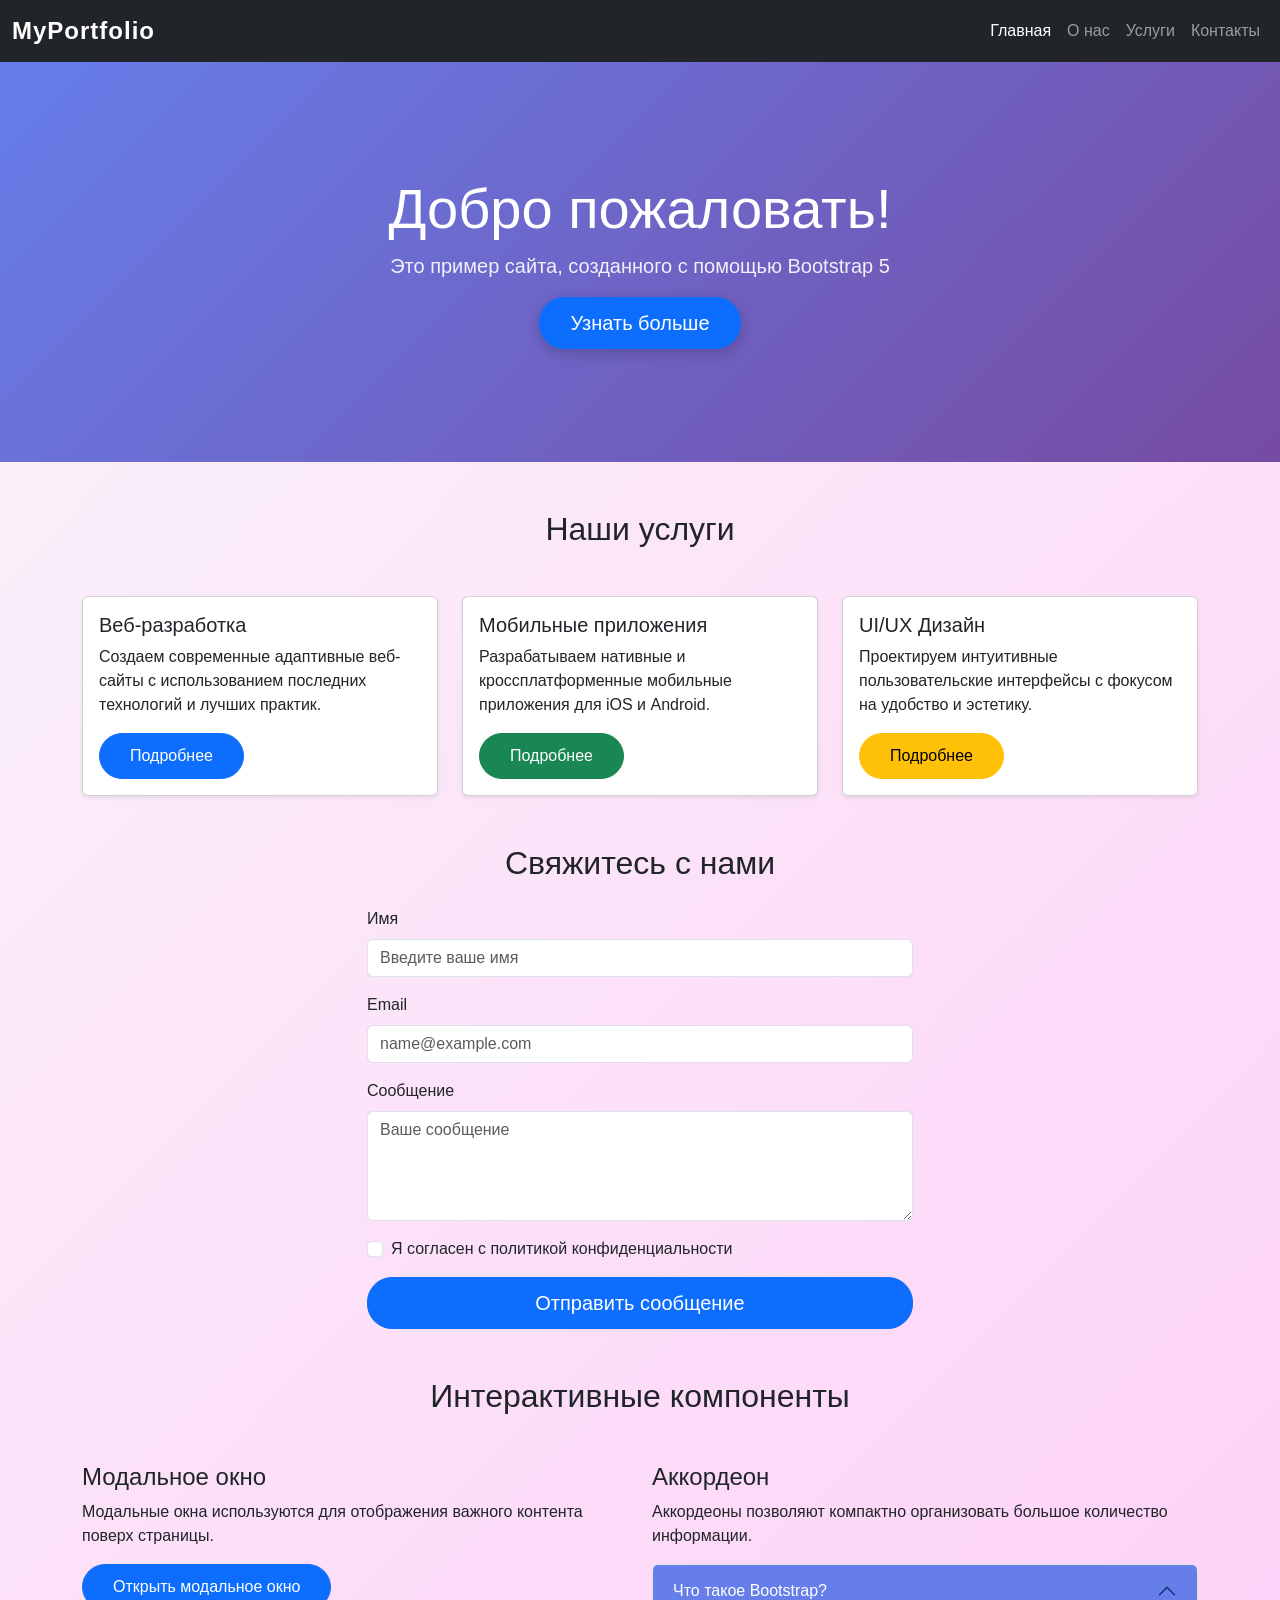
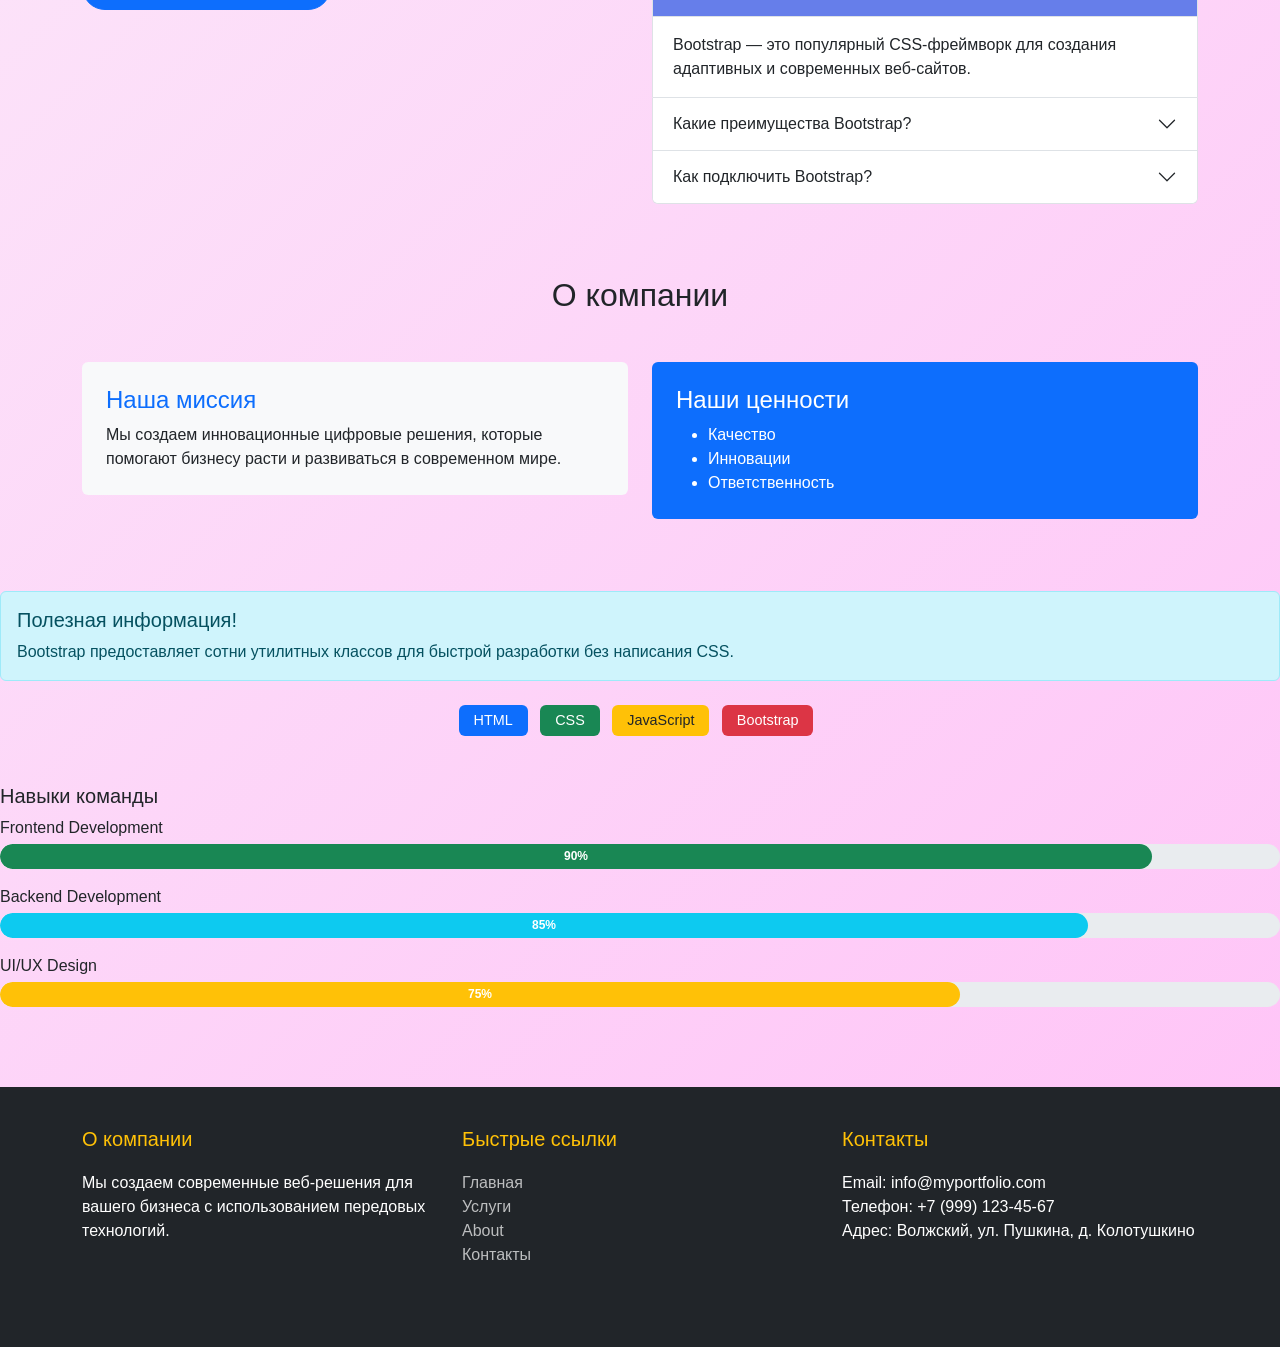
<file: index.html>
<!DOCTYPE html>
<html lang="ru">
<head>
    <meta charset="UTF-8">
    <meta name="viewport" content="width=device-width, initial-scale=1.0">
    <title>Bootstrap Lab - Tekutova</title>
    <link 
        href="https://cdn.jsdelivr.net/npm/bootstrap@5.3.8/dist/css/bootstrap.min.css" 
        rel="stylesheet" 
        integrity="sha384-sRIl4kxILFvY47J16cr9ZwB07vP4J8+LH7qKQnuqkuIAvNWLzeN8tE5YBujZqJLB" 
        crossorigin="anonymous">
    <link rel="stylesheet" href="custom.css">
</head>
<body>
    <!-- Навигационная панель -->
<nav class="navbar navbar-expand-lg navbar-dark bg-dark">
<div class="container-fluid">
<a class="navbar-brand" href="#">MyPortfolio</a>
<!-- Кнопка для мобильного меню -->
<button
class="navbar-toggler"
type="button"
data-bs-toggle="collapse"
data-bs-target="#navbarNav"
aria-controls="navbarNav"
aria-expanded="false"
aria-label="Toggle navigation"
>
<span class="navbar-toggler-icon"></span>
</button>
<!-- Пункты меню -->
<div class="collapse navbar-collapse" id="navbarNav">
<ul class="navbar-nav ms-auto">
<li class="nav-item">
<a class="nav-link active" href="#home">Главная</a>
</li>
<li class="nav-item">
<a class="nav-link" href="#about">О нас</a>
</li>
<li class="nav-item">
<a class="nav-link" href="#services">Услуги</a>
</li>
<li class="nav-item">
<a class="nav-link" href="#contact">Контакты</a>
</li>
</ul>
</div>
</div>
</nav>
<!-- Hero секция -->
<div class="container-fluid bg-light py-5" id="home">
<div class="container text-center">
<h1 class="display-4">Добро пожаловать!</h1>
<p class="lead">Это пример сайта, созданного с помощью Bootstrap 5</p>
<button class="btn btn-primary btn-lg">Узнать больше</button>
</div>
</div>
<!-- Секция с карточками -->
<div class="container my-5" id="services">
<h2 class="text-center mb-5">Наши услуги</h2>
<div class="row g-4">
<!-- Карточка 1 -->
<div class="col-12 col-md-6 col-lg-4">
<div class="card h-100 shadow-sm">
<div class="card-body">
<h5 class="card-title">Веб-разработка</h5>
<p class="card-text">
Создаем современные адаптивные веб-сайты с использованием
последних технологий и лучших практик.
</p>
<a href="#" class="btn btn-primary">Подробнее</a>
</div>
</div>
</div>
<!-- Карточка 2 -->
<div class="col-12 col-md-6 col-lg-4">
<div class="card h-100 shadow-sm">
<div class="card-body">
<h5 class="card-title">Мобильные приложения</h5>
<p class="card-text">
Разрабатываем нативные и кроссплатформенные мобильные приложения
для iOS и Android.
</p>
<a href="#" class="btn btn-success">Подробнее</a>
</div>
</div>
</div>
<!-- Карточка 3 -->
<div class="col-12 col-md-6 col-lg-4">
<div class="card h-100 shadow-sm">
<div class="card-body">
<h5 class="card-title">UI/UX Дизайн</h5>
<p class="card-text">
Проектируем интуитивные пользовательские интерфейсы с фокусом на
удобство и эстетику.
</p>
<a href="#" class="btn btn-warning">Подробнее</a>
</div>
</div>
</div>
</div>
</div>
<!-- Секция с формой -->
<div class="container my-5" id="contact">
<div class="row justify-content-center">
<div class="col-lg-6">
<h2 class="text-center mb-4">Свяжитесь с нами</h2>
<form id="contactForm" class="needs-validation" novalidate>
<!-- Имя -->
<div class="mb-3">
<label for="name" class="form-label">Имя</label>
<input
type="text"
class="form-control"
id="name"
placeholder="Введите ваше имя"
required
/>
<div class="invalid-feedback">Пожалуйста, введите ваше имя</div>
</div>
<!-- Email -->
<div class="mb-3">
<label for="email" class="form-label">Email</label>
<input
type="email"
class="form-control"
id="email"
placeholder="name@example.com"
required
/>
<div class="invalid-feedback">
Пожалуйста, введите корректный email
</div>
</div>
<!-- Сообщение -->
<div class="mb-3">
<label for="message" class="form-label">Сообщение</label>
<textarea
class="form-control"
id="message"
rows="4"
placeholder="Ваше сообщение"
required
></textarea>
<div class="invalid-feedback">Пожалуйста, введите сообщение</div>
</div>
<!-- Checkbox -->
<div class="mb-3 form-check">
<input
type="checkbox"
class="form-check-input"
id="agree"
required
/>
<label class="form-check-label" for="agree">
Я согласен с политикой конфиденциальности
</label>
<div class="invalid-feedback">
Вы должны согласиться с условиями
</div>
</div>
<!-- Кнопка отправки -->
<div class="d-grid">
<button type="submit" class="btn btn-primary btn-lg">
Отправить сообщение
</button>
</div>
</form>
</div>
</div>
</div>
<!-- Секция с модальным окном и аккордеоном -->
<div class="container my-5">
    <h2 class="text-center mb-5">Интерактивные компоненты</h2>
    <div class="row">
        <!-- Модальное окно -->
        <div class="col-md-6 mb-4">
            <h4>Модальное окно</h4>
            <p>
                Модальные окна используются для отображения важного контента поверх страницы.
            </p>
            <!-- Кнопка открытия модального окна -->
            <button type="button" class="btn btn-primary" data-bs-toggle="modal" data-bs-target="#exampleModal">
                Открыть модальное окно
            </button>
            
            <!-- Само модальное окно -->
            <div class="modal fade" id="exampleModal" tabindex="-1" aria-labelledby="exampleModalLabel" aria-hidden="true">
                <div class="modal-dialog modal-dialog-centered">
                    <div class="modal-content">
                        <div class="modal-header">
                            <h5 class="modal-title" id="exampleModalLabel">
                                Добро пожаловать!
                            </h5>
                            <button type="button" class="btn-close" data-bs-dismiss="modal" aria-label="Close"></button>
                        </div>
                        <div class="modal-body">
                            Это пример модального окна Bootstrap. Здесь может быть любой контент: текст, формы, изображения.
                        </div>
                        <div class="modal-footer">
                            <button type="button" class="btn btn-secondary" data-bs-dismiss="modal">
                                Закрыть
                            </button>
                        </div>
                    </div>
                </div>
            </div>
        </div>
        
        <!-- Аккордеон -->
        <div class="col-md-6 mb-4">
            <h4>Аккордеон</h4>
            <p>
                Аккордеоны позволяют компактно организовать большое количество информации.
            </p>
            <div class="accordion" id="accordionExample">
                <!-- Элемент 1 -->
                <div class="accordion-item">
                    <h2 class="accordion-header" id="headingOne">
                        <button
                            class="accordion-button"
                            type="button"
                            data-bs-toggle="collapse"
                            data-bs-target="#collapseOne"
                            aria-expanded="true"
                            aria-controls="collapseOne"
                        >
                            Что такое Bootstrap?
                        </button>
                    </h2>
                    <div
                        id="collapseOne"
                        class="accordion-collapse collapse show"
                        aria-labelledby="headingOne"
                        data-bs-parent="#accordionExample"
                    >
                        <div class="accordion-body">
                            Bootstrap — это популярный CSS-фреймворк для создания адаптивных и современных веб-сайтов.
                        </div>
                    </div>
                </div>
                <!-- Элемент 2 -->
                <div class="accordion-item">
                    <h2 class="accordion-header" id="headingTwo">
                        <button
                            class="accordion-button collapsed"
                            type="button"
                            data-bs-toggle="collapse"
                            data-bs-target="#collapseTwo"
                            aria-expanded="false"
                            aria-controls="collapseTwo"
                        >
                            Какие преимущества Bootstrap?
                        </button>
                    </h2>
                    <div
                        id="collapseTwo"
                        class="accordion-collapse collapse"
                        aria-labelledby="headingTwo"
                        data-bs-parent="#accordionExample"
                    >
                        <div class="accordion-body">
                            Быстрая разработка, готовые компоненты, адаптивность,
                            кроссбраузерность и большое сообщество разработчиков.
                        </div>
                    </div>
                </div>
                <!-- Элемент 3 -->
                <div class="accordion-item">
                    <h2 class="accordion-header" id="headingThree">
                        <button
                            class="accordion-button collapsed"
                            type="button"
                            data-bs-toggle="collapse"
                            data-bs-target="#collapseThree"
                            aria-expanded="false"
                            aria-controls="collapseThree"
                        >
                            Как подключить Bootstrap?
                        </button>
                    </h2>
                    <div
                        id="collapseThree"
                        class="accordion-collapse collapse"
                        aria-labelledby="headingThree"
                        data-bs-parent="#accordionExample"
                    >
                        <div class="accordion-body">
                            Bootstrap можно подключить через CDN (быстро) или установить локально через npm (для продакшн-проектов).
                        </div>
                    </div>
                </div>
            </div>
        </div>
    </div>
</div>
<!-- Секция утилитных классов -->
<div class="container my-5" id="about">
    <h2 class="text-center mb-5">О компании</h2>
    <!-- Отступы и выравнивание -->
    <div class="row">
        <div class="col-md-6 mb-4">
            <div class="p-4 bg-light rounded">
                <h4 class="text-primary">Наша миссия</h4>
                <p class="mb-0">
                    Мы создаем инновационные цифровые решения, которые помогают бизнесу расти и развиваться в современном мире.
                </p>
            </div>
        </div>
        <div class="col-md-6 mb-4">
            <div class="p-4 bg-primary text-white rounded">
                <h4>Наши ценности</h4>
                <ul class="mb-0">
                    <li>Качество</li>
                    <li>Инновации</li>
                    <li>Ответственность</li>
                </ul>
            </div>
        </div>
    </div>
</div>
<!-- Примеры утилитных классов -->
<div class="alert alert-info mt-4" role="alert">
    <h5 class="alert-heading">Полезная информация!</h5>
    <p class="mb-0">
        Bootstrap предоставляет сотни утилитных классов для быстрой разработки
        без написания CSS.
    </p>
</div>
<!-- Бейджи и кнопки -->
<div class="text-center mt-4">
    <span class="badge bg-primary me-2">HTML</span>
    <span class="badge bg-success me-2">CSS</span>
    <span class="badge bg-warning text-dark me-2">JavaScript</span>
    <span class="badge bg-danger me-2">Bootstrap</span>
</div>
<!-- Прогресс-бары -->
<div class="mt-5">
    <h5>Навыки команды</h5>
    <div class="mb-3">
        <label class="mb-1">Frontend Development</label>
        <div class="progress">
            <div class="progress-bar bg-success" role="progressbar" style="width: 90%" aria-valuenow="90" aria-valuemin="0" aria-valuemax="100">
                90%
            </div>
        </div>
    </div>
    <div class="mb-3">
        <label class="mb-1">Backend Development</label>
        <div class="progress">
            <div class="progress-bar bg-info" role="progressbar" style="width: 85%" aria-valuenow="85" aria-valuemin="0" aria-valuemax="100">
                85%
            </div>
        </div>
    </div>
    <div class="mb-3">
        <label class="mb-1">UI/UX Design</label>
        <div class="progress">
            <div class="progress-bar bg-warning" role="progressbar" style="width: 75%" aria-valuenow="75" aria-valuemin="0" aria-valuemax="100">
                75%
            </div>
        </div>
    </div>
</div>
    <script src="https://cdn.jsdelivr.net/npm/bootstrap@5.3.8/dist/js/bootstrap.bundle.min.js" integrity="sha384-
FKyoEForCGlyvwx9Hj09JcYn3nv7wiPVlz7YYwJrWVcXK/BmnVDxM+D2scQbITxI" crossorigin="anonymous"></script>
<script>
// Валидация формы Bootstrap
(function () {
"use strict";
const form = document.getElementById("contactForm");
form.addEventListener(
"submit",
function (event) {
if (!form.checkValidity()) {
event.preventDefault();
event.stopPropagation();
} else {
event.preventDefault();
alert("Форма успешно отправлена!");
form.reset();
form.classList.remove("was-validated");
}
form.classList.add("was-validated");
},
false
);
})();
</script>
<!-- Футер -->
<footer>
    <div class="container">
        <div class="row">
            <div class="col-md-4 mb-4">
                <h5>О компании</h5>
                <p>
                    Мы создаем современные веб-решения для вашего бизнеса с использованием передовых технологий.
                </p>
            </div>
            <div class="col-md-4 mb-4">
                <h5>Быстрые ссылки</h5>
                <ul class="list-unstyled">
                    <li><a href="#">Главная</a></li>
                    <li><a href="#">Услуги</a></li>
                    <li><a href="#">About</a></li>
                    <li><a href="#">Контакты</a></li>
                </ul>
            </div>
            <div class="col-md-4 mb-4">
                <h5>Контакты</h5>
                <ul class="list-unstyled">
                    <li>Email: info@myportfolio.com</li>
                    <li>Телефон: +7 (999) 123-45-67</li>
                    <li>Адрес: Волжский, ул. Пушкина, д. Колотушкино</li>
                </ul>
            </div>
        </div>
    </div>
</footer>
</body>
</html>
</body>
</html>
</file>
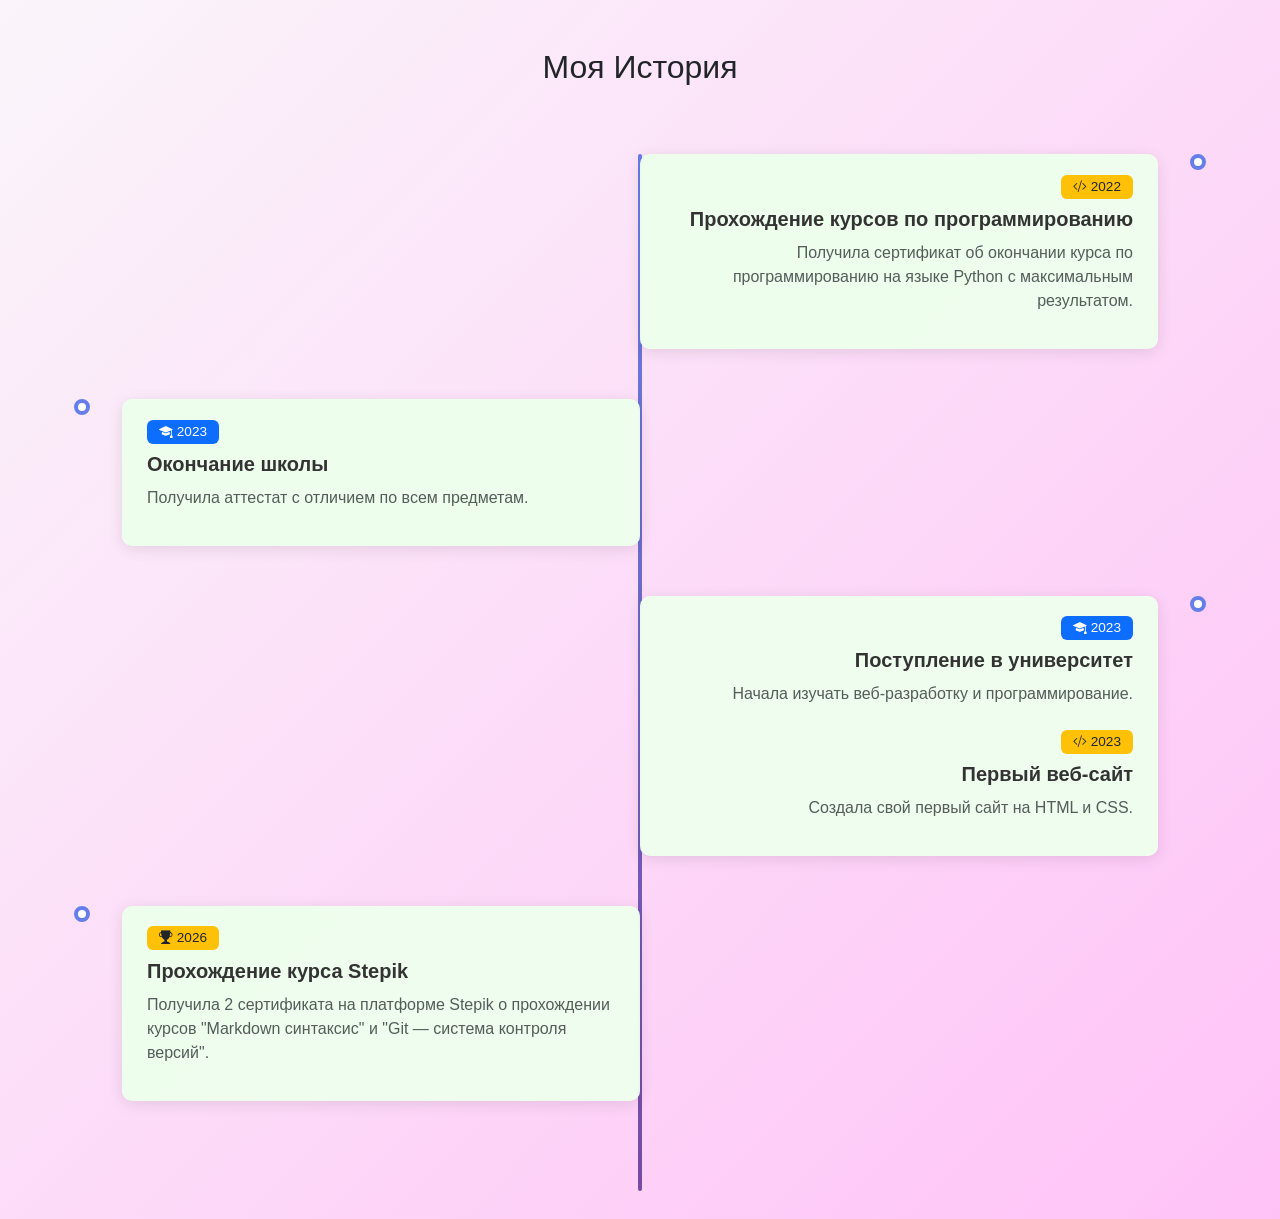
<file: timeline.html>
<!doctype html>
<html lang="ru">
  <head>
    <meta charset="UTF-8" />
    <meta name="viewport" content="width=device-width, initial-scale=1.0" />
    <title>Bootstrap Lab - Tekutova</title>
    <link
      href="https://cdn.jsdelivr.net/npm/bootstrap@5.3.8/dist/css/bootstrap.min.css"
      rel="stylesheet"
      integrity="sha384-sRIl4kxILFvY47J16cr9ZwB07vP4J8+LH7qKQnuqkuIAvNWLzeN8tE5YBujZqJLB"
      crossorigin="anonymous"
    />
    <link
      rel="stylesheet"
      href="https://cdn.jsdelivr.net/npm/bootstrap-icons@1.11.3/font/bootstrap-icons.min.css"
    />
    <link rel="stylesheet" href="custom.css" />
  </head>
  <body>
    <div class="container my-5">
      <h2 class="text-center mb-5">Моя История</h2>
      <!-- Временная шкала -->
      <div class="timeline">
        <!-- Событие 1 (справа) - Программирование (Достижение) -->
        <div class="timeline-item">
          <div class="timeline-content">
            <span class="badge bg-warning text-dark mb-2">
              <i class="bi bi-code-slash"></i> 2022
            </span>
            <h5>Прохождение курсов по программированию</h5>
            <p class="text-muted">
              Получила сертификат об окончании курса по программированию на языке Python с максимальным результатом.
            </p>
          </div>
        </div>
        
        <!-- Событие 2 (слева) - Окончание школы (Образование) -->
        <div class="timeline-item timeline-item-left">
          <div class="timeline-content">
            <span class="badge bg-primary mb-2">
              <i class="bi bi-mortarboard-fill"></i> 2023
            </span>
            <h5>Окончание школы</h5>
            <p class="text-muted">
              Получила аттестат с отличием по всем предметам.
            </p>
          </div>
        </div>
        
        <!-- Событие 3 (справа) - Поступление в университет (Образование) и первый сайт (Достижение) -->
        <div class="timeline-item">
          <div class="timeline-content">
            <span class="badge bg-primary mb-2">
              <i class="bi bi-mortarboard-fill"></i> 2023
            </span>
            <h5>Поступление в университет</h5>
            <p class="text-muted">
              Начала изучать веб-разработку и программирование.
            </p>
            <span class="badge bg-warning text-dark mb-2 mt-2">
              <i class="bi bi-code-slash"></i> 2023
            </span>
            <h5>Первый веб-сайт</h5>
            <p class="text-muted">
              Создала свой первый сайт на HTML и CSS.
            </p>
          </div>
        </div>
        
        <!-- Событие 4 (слева) - Курсы Stepik (Достижение) -->
        <div class="timeline-item timeline-item-left">
          <div class="timeline-content">
            <span class="badge bg-warning text-dark mb-2">
              <i class="bi bi-trophy-fill"></i> 2026
            </span>
            <h5>Прохождение курса Stepik</h5>
            <p class="text-muted">
              Получила 2 сертификата на платформе Stepik о прохождении курсов "Markdown синтаксис" и "Git — система контроля версий".
            </p>
          </div>
        </div>
      </div>
    </div>
  </body>
</html>
</file>
<file: custom.css>
.card {
    transition: transform 0.3s ease;
}
.card:hover {
    transform: scale(1.05);
}
/* Общие стили */
body {
    font-family: "Segoe UI", Tahoma, Geneva, Verdana, sans-serif;
}

/* Кастомные цвета для навбара */
.navbar-brand {
    font-weight: bold;
    font-size: 1.5rem;
    letter-spacing: 1px;
}

.navbar-dark .navbar-nav .nav-link:hover {
    color: #ffc107 !important;
    transition: color 0.3s ease;
}

/* Улучшение Hero-секции */
#home {
    background: linear-gradient(135deg, #667eea 0%, #764ba2 100%);
    color: white;
    min-height: 400px;
    display: flex;
    align-items: center;
}

#home h1 {
    color: white;
}

#home .lead {
    color: rgba(255, 255, 255, 0.9);
}

#home .btn {
    box-shadow: 0 4px 15px rgba(0, 0, 0, 0.2);
    transition: transform 0.3s ease;
}

#home .btn:hover {
    transform: translateY(-3px);
    box-shadow: 0 6px 20px rgba(0, 0, 0, 0.3);
}

/* Анимация для карточек */
.card {
    transition: transform 0.3s ease, box-shadow 0.3s ease;
}

.card:hover {
    transform: translateY(-10px);
    box-shadow: 0 10px 30px rgba(0, 0, 0, 0.15) !important;
}

/* Стилизация кнопок */
.btn {
    border-radius: 25px;
    padding: 10px 30px;
    font-weight: 500;
    transition: all 0.3s ease;
}

/* Улучшение формы */
.form-control.focus {
    border-color: #667eea;
    box-shadow: 0 0 0 0.2rem rgba(102, 126, 234, 0.25);
}

/* Анимация для бейджей */
.badge {
    padding: 8px 15px;
    font-size: 0.9rem;
    font-weight: 500;
    transition: transform 0.2s ease;
}
.badge:hover {
    transform: scale(1.1);
    cursor: pointer;
}
/* Стилизация прогресса-баров */
.progress {
    height: 25px;
    border-radius: 15px;
    background-color: #e9ecef;
}
.progress-bar {
    border-radius: 15px;
    font-weight: bold;
    line-height: 25px;
}
/* Улучшение аккордеона */
.accordion-button:not(.collapsed) {
    background-color: #667eea;
    color: white;
}
.accordion-button:focus {
    box-shadow: none;
    border-color: #667eea;
}
/* Футер */
footer {
    background-color: #212529;
    color: white;
    padding: 40px 0;
    margin-top: 80px;
}
footer h5 {
    color: #ffc107;
    margin-bottom: 20px;
}
footer a {
    color: rgba(255, 255, 255, 0.7);
    text-decoration: none;
    transition: color 0.3s ease;
}
footer a:hover {
    color: #ffc107;
}
/* Адаптивность */
@media (max-width: 768px) {
    #home {
        min-height: 300px;
    }
    #home h1 {
        font-size: 2rem;
    }
    .card {
        margin-bottom: 20px;
    }
}
/* ВРЕМЕННАЯ ШКАЛА */
.timeline {
 position: relative;
 padding: 20px 0;
}
/* Центральная линия */
.timeline::before {
 content: '';
 position: absolute;
 left: 50%;
 transform: translateX(-50%);
 width: 4px;
 height: 100%;
 background: linear-gradient(180deg, #667eea 0%, #764ba2 100%);
 border-radius: 2px;
}
/* Контейнер события */
.timeline-item {
 position: relative;
 margin-bottom: 50px;
 width: 50%;
 padding-right: 40px;
 text-align: right;
 /* TODO: Добавьте margin-left: 50%; для правых элементов */
}
.timeline-item {
 margin-left: 50%;
}
/* Левые элементы */
.timeline-item-left {
 margin-left: 0 !important;
 padding-right: 0;
 padding-left: 40px;
 text-align: left;
}

/* Круглые точки на линии */
.timeline-item::before {
 content: '';
 position: absolute;
 right: -8px;
 top: 0;
 width: 16px;
 height: 16px;
 background: white;
 border: 4px solid #667eea;
 border-radius: 50%;
 z-index: 1;
 /* TODO: Добавьте transition: transform 0.3s ease; */
 transition: transform 0.3s ease;
}
/* Точки для левых элементов */
.timeline-item-left::before {
 right: auto;
 left: -8px;
}
/* Увеличение точки при наведении */
.timeline-item:hover::before {
 transform: scale(1.5);
 background: #667eea;
}

/* Карточка с контентом */
.timeline-content {
 background: white;
 padding: 20px 25px;
 border-radius: 10px;
 box-shadow: 0 3px 15px rgba(0, 0, 0, 0.1);
 transition: all 0.3s ease;
}
.timeline-content:hover {
 /* TODO: Добавьте transform: translateY(-5px); */
 transform: translateY(-5px);
 box-shadow: 0 8px 25px rgba(0, 0, 0, 0.15);
}
.timeline-content h5 {
 color: #333;
 margin-bottom: 10px;
 font-weight: 600;
}
.timeline-content .badge {
 font-size: 0.85rem;
 padding: 5px 12px;
}

/* Мобильная версия */
@media (max-width: 768px) {
 /* Линия слева */
 .timeline::before {
 left: 20px;
 }
 /* Все элементы слева */
 .timeline-item,
 .timeline-item-left {
 width: 100%;
 margin-left: 0 !important;
 padding-left: 60px;
 padding-right: 0;
 text-align: left;
 }
 /* Точки слева */
 .timeline-item::before,
 .timeline-item-left::before {
 left: 12px;
 right: auto;
 }
}
body {
 background: linear-gradient(135deg, #faf5fa 0%, #ffc2f7 100%);
 min-height: 100vh;
}
.timeline-content {
 background: rgba(238, 255, 236, 0.95);
 backdrop-filter: blur(10px);
}
@keyframes pulse {
 0%, 100% { box-shadow: 0 0 0 0 rgba(254, 255, 245, 0.7); }
 50% { box-shadow: 0 0 0 10px rgba(255, 177, 245, 0.986); }
}
.timeline-item::before {
 animation: pulse 2s infinite;
}
</file>
